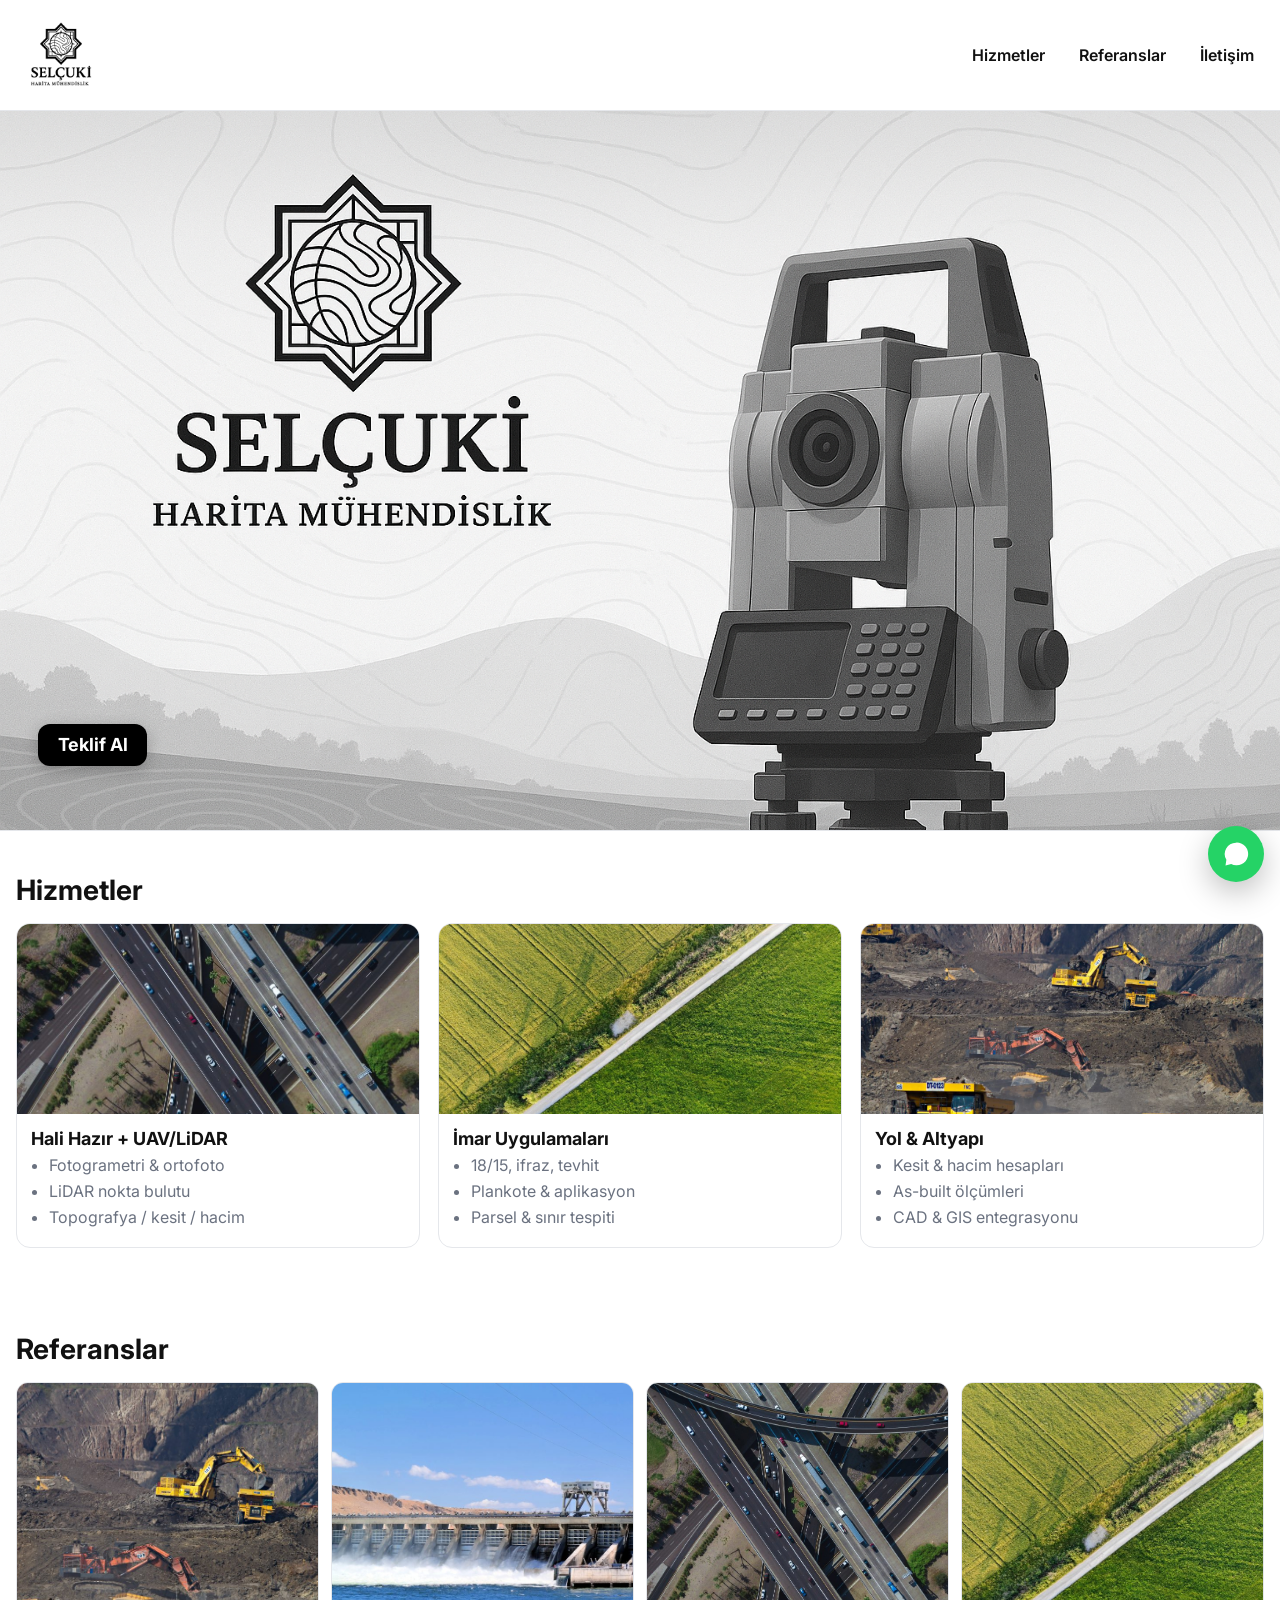
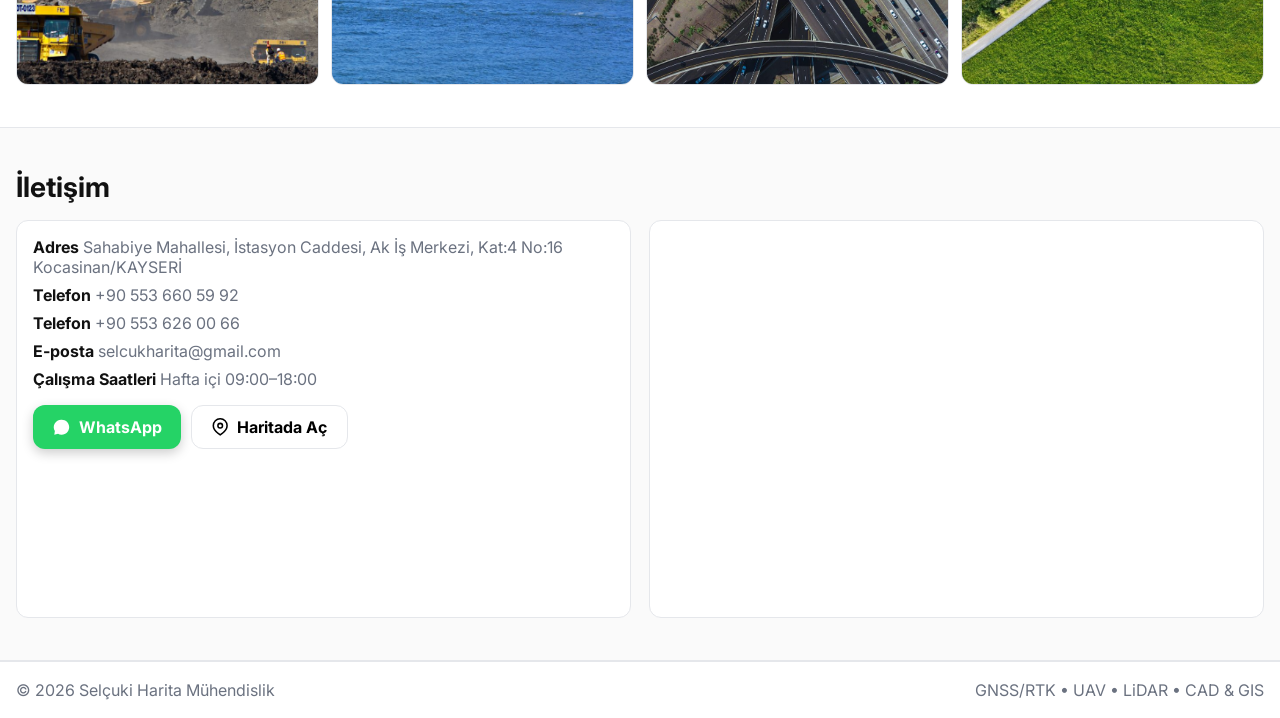
<file: index.html>
<!DOCTYPE html>
<html lang="tr">
<head>
<meta charset="utf-8">
<meta name="viewport" content="width=device-width, initial-scale=1">
<title>Selçuki Harita Mühendislik</title>

<link rel="preconnect" href="https://fonts.googleapis.com">
<link rel="preconnect" href="https://fonts.gstatic.com" crossorigin>
<link href="https://fonts.googleapis.com/css2?family=Inter:wght@400;600;800&display=swap" rel="stylesheet">

<style>
:root {
  --bg:#fff;
  --ink:#111;
  --muted:#6b7280;
  --line:#e5e7eb;
  --accent:#000;
  --wa:#25D366;
  --gap:18px;
}
*{box-sizing:border-box;}
html{scroll-behavior:smooth;}
body{
  margin:0;
  background:var(--bg);
  color:var(--ink);
  font-family:'Inter',system-ui,-apple-system,Segoe UI,Roboto,Arial,sans-serif;
}
a{text-decoration:none;color:inherit}
img{max-width:100%;display:block}

/* HEADER */
.header{
  position:sticky;top:0;z-index:50;
  background:#fff;border-bottom:1px solid var(--line);
}
.nav{
  display:flex;align-items:center;justify-content:space-between;
  padding:10px 16px;gap:16px;
}
.brand img{height:90px;width:auto;}
.menu{display:flex;gap:14px;}
.menu a{padding:8px 10px;border-radius:8px;font-weight:600;}
.menu a:hover{background:var(--line);}
@media(max-width:700px){
  .brand img{height:70px;}
  .menu{gap:8px;font-size:14px;}
}

/* HERO (relative hizalı sol alt butonlu) */
.hero {
  position: relative;
  width: 100%;
  aspect-ratio: 16/9;
  display: flex;
  flex-direction: column;
  justify-content: flex-end;      /* içerik alt hizalı */
  align-items: flex-start;        /* sola hizalı */
  overflow: hidden;
  border-bottom: 1px solid var(--line);
  background: #fff;
  padding: 0 3% 5% 3%;           /* sol ve alt boşluk */
}
.hero img.bg {
  position: absolute;
  inset: 0;
  width: 100%;
  height: 100%;
  object-fit: cover;
  object-position: center top;
  z-index: 0;
}
.hero .inner {
  position: relative;
  z-index: 1;
  width: 100%;
  color: #111;
  text-align: left;
}
.hero .inner h1 {
  margin: 0;
  font-size: clamp(22px, 5vw, 44px);
  font-weight: 800;
}
.hero .inner p {
  max-width: 600px;
  margin: 10px 0 30px 0;
  font-size: clamp(14px, 2.5vw, 18px);
}
/* Buton section’a göre relative */
.btn-wrap {
  display: flex;
  justify-content: flex-start;
}
.hero-btn {
  background: var(--accent);
  color: #fff;
  border-radius: 12px;
  font-weight: 700;
  box-shadow: 0 4px 16px rgba(0,0,0,.25);
  transition: .2s;
  padding: clamp(8px, 2vw, 14px) clamp(12px, 3vw, 20px);
  font-size: clamp(12px, 2.2vw, 18px);
}
.hero-btn:hover { opacity: .9; }

@media (max-width:768px) {
  .hero { aspect-ratio: 4/3; padding-bottom: 8%; }
}

/* SECTION BASE */
section{padding:42px 16px;}
h2{margin:0 0 16px;font-size:clamp(20px,4vw,28px);}
.grid{display:flex;flex-wrap:wrap;gap:var(--gap);}
.grid>.col{flex:1 1 calc(33.333% - var(--gap));min-width:280px;}
@media(max-width:980px){.grid>.col{flex-basis:calc(50% - var(--gap));}}
@media(max-width:620px){.grid>.col{flex-basis:100%;}}

/* CARD */
.card{border:1px solid var(--line);border-radius:14px;background:#fff;display:flex;flex-direction:column;overflow:hidden;}
.card .media{height:190px;overflow:hidden;}
.card .media img{width:100%;height:100%;object-fit:cover;}
.card .body{padding:14px;}
.card h3{margin:0 0 6px;font-size:18px;}
ul.b{margin:0;padding-left:18px;}
.b li{margin:6px 0;color:var(--muted);}

/* GALLERY */
.gallery{display:flex;flex-wrap:wrap;gap:12px;justify-content:center;}
.gallery .sq{flex:1 1 calc(20% - 12px);min-width:160px;aspect-ratio:1/1;border:1px solid var(--line);border-radius:12px;overflow:hidden;}
.gallery .sq img{width:100%;height:100%;object-fit:cover;}
@media(max-width:900px){.gallery .sq{flex:1 1 calc(33.333% - 12px);}}
@media(max-width:600px){.gallery .sq{flex:1 1 calc(50% - 12px);}}

/* CONTACT */
.contact{background:#fafafa;border-top:1px solid var(--line);border-bottom:1px solid var(--line);}
.wrap{display:flex;flex-wrap:wrap;gap:var(--gap);}
.box{flex:1 1 420px;border:1px solid var(--line);border-radius:12px;background:#fff;padding:16px;}
.meta{display:grid;gap:8px;color:var(--muted);}
.meta b{color:var(--ink);}
iframe{width:100%;height:360px;border:0;border-radius:12px;}

/* FOOTER & WA */
footer{padding:18px 16px;color:var(--muted);border-top:1px solid var(--line);display:flex;justify-content:space-between;flex-wrap:wrap;gap:10px;}
.wa{position:fixed;right:16px;bottom:18px;height:56px;width:56px;border-radius:50%;background:var(--wa);display:grid;place-items:center;color:#fff;box-shadow:0 10px 30px rgba(0,0,0,.25);z-index:60;}
.wa svg{width:28px;height:28px;fill:#fff;}

.btn {
  display: inline-flex;
  align-items: center;
  gap: .5rem;
  font-weight: 700;
  border-radius: 12px;
  padding: .75rem 1.2rem;
  line-height: 1;
  transition: .2s ease;
  text-decoration: none;
}
/* WhatsApp butonu */
.btn--wa {
  background-color: #25D366;   /* WhatsApp yeşili */
  color: #fff;
  box-shadow: 0 4px 12px rgba(0,0,0,.2);
}
.btn--wa:hover { background-color: #1ebe5b; }

/* Haritada Aç butonu */
.btn--map {
  background: #fff;
  color: #000;
  border: 1px solid var(--line);
}
.btn--map:hover { background: #f5f5f5; }

/* İkonlar */
.btn svg {
  width: 1.15em;
  height: 1.15em;
  flex: 0 0 auto;
  display: block;
}

</style>
</head>
<body>

<header class="header">
  <div class="nav">
    <div class="brand"><img src="logo.png" alt="Selçuki Logo"></div>
    <nav class="menu" aria-label="Menü">
      <a href="#hizmetler">Hizmetler</a>
      <a href="#referanslar">Referanslar</a>
      <a href="#iletisim">İletişim</a>
    </nav>
  </div>
</header>

<section class="hero" id="home">
  <img class="bg" src="selcuki-hero.jpg" alt="Selçuki Harita Mühendislik">
  <div class="inner">
    <div class="btn-wrap">
      <a class="btn hero-btn" id="btnTeklif" href="#">Teklif Al</a>
    </div>
  </div>
</section>

<section id="hizmetler">
  <h2>Hizmetler</h2>
  <div class="grid">
    <div class="col"><article class="card"><div class="media"><img src="jared-murray-NSuufgf-BME-unsplash-819x1024.jpg" alt=""></div><div class="body"><h3>Hali Hazır + UAV/LiDAR</h3><ul class="b"><li>Fotogrametri & ortofoto</li><li>LiDAR nokta bulutu</li><li>Topografya / kesit / hacim</li></ul></div></article></div>
    <div class="col"><article class="card"><div class="media"><img src="julian-ebert-zSflp4Mq_l0-unsplash-1024x767.jpg" alt=""></div><div class="body"><h3>İmar Uygulamaları</h3><ul class="b"><li>18/15, ifraz, tevhit</li><li>Plankote & aplikasyon</li><li>Parsel & sınır tespiti</li></ul></div></article></div>
    <div class="col"><article class="card"><div class="media"><img src="dominik-vanyi-Mk2ls9UBO2E-unsplash-1024x683.jpg" alt=""></div><div class="body"><h3>Yol & Altyapı</h3><ul class="b"><li>Kesit & hacim hesapları</li><li>As-built ölçümleri</li><li>CAD & GIS entegrasyonu</li></ul></div></article></div>
  </div>
</section>

<section id="referanslar">
  <h2>Referanslar</h2>
  <div class="gallery">
    <div class="sq"><img src="dominik-vanyi-Mk2ls9UBO2E-unsplash-1024x683.jpg" alt=""></div>
    <div class="sq"><img src="dam-gdc3e57acd_1920-1024x683.jpg" alt=""></div>
    <div class="sq"><img src="jared-murray-NSuufgf-BME-unsplash-819x1024.jpg" alt=""></div>
    <div class="sq"><img src="julian-ebert-zSflp4Mq_l0-unsplash-1024x767.jpg" alt=""></div>
  </div>
</section>

<section id="iletisim" class="contact">
  <h2>İletişim</h2>
  <div class="wrap">
    <div class="box">
      <div class="meta">
        <div><b>Adres</b> Sahabiye Mahallesi, İstasyon Caddesi, Ak İş Merkezi, Kat:4 No:16 Kocasinan/KAYSERİ</div>
        <div><b>Telefon</b> <a id="tel" href="tel:+905536605992">+90 553 660 59 92</a></div>
		<div><b>Telefon</b> <a id="tel">+90 553 626 00 66</a></div>
        <div><b>E-posta</b> <a id="mail" href="selcukharita@gmail.com">selcukharita@gmail.com</a></div>
        <div><b>Çalışma Saatleri</b> Hafta içi 09:00–18:00</div>
        <div style="margin-top:8px;display:flex;gap:10px;flex-wrap:wrap">
			<a class="btn btn--wa" id="btnWa" href="#">
			  <!-- WhatsApp ikonu -->
			  <svg viewBox="0 0 32 32" aria-hidden="true">
				<path fill="currentColor" d="M19.1 17.6c-.3-.1-1-.4-1.1-.4s-.2-.1-.3.1-.3.4-.4.5c-.1.1-.2.1-.3 0-.1-.1-.6-.2-1.1-.6-.4-.3-.8-.9-.9-1-.1-.1 0-.2.1-.3.1-.1.3-.3.3-.4.1-.1 0-.2 0-.3s-.3-1-.5-1.4c-.1-.4-.2-.3-.3-.3h-.3c-.1 0-.3.1-.4.2-.1.1-.5.5-.5 1.2s.5 1.4.6 1.5c.1.2 1.1 1.8 2.6 2.4 1.6.6 1.6.4 1.9.4.3 0 1-.4 1.1-.8.1-.4.1-.7.1-.8 0-.1-.1-.1-.3-.2zM16 3a13 13 0 0 0-11 19.7L4 29l6.5-1.7A13 13 0 1 0 16 3z"/>
			  </svg>
			  <span>WhatsApp</span>
			</a>
			<a class="btn btn--map" id="btnMap" href="#">
			  <!-- Harita ikonu -->
			  <svg viewBox="0 0 24 24" fill="none" stroke="currentColor"
				   stroke-width="2" stroke-linecap="round" stroke-linejoin="round" aria-hidden="true">
				<path d="M21 10c0 6-9 12-9 12S3 16 3 10a9 9 0 1 1 18 0z"></path>
				<circle cx="12" cy="10" r="3"></circle>
			  </svg>
			  <span>Haritada Aç</span>
			</a>
        </div>
      </div>
    </div>
    <div class="box">
      <iframe loading="lazy" src="https://www.google.com/maps?q=Sel%C3%A7uki%20Harita%20M%C3%BChendislik%20Konya&output=embed" referrerpolicy="no-referrer-when-downgrade"></iframe>
    </div>
  </div>
</section>

<footer>
  <span>© <span id="y"></span> Selçuki Harita Mühendislik</span>
  <span class="muted">GNSS/RTK • UAV • LiDAR • CAD & GIS</span>
</footer>

<a class="wa" id="waFab" href="#" aria-label="WhatsApp">
  <svg viewBox="0 0 32 32"><path d="M19.1 17.6c-.3-.1-1-.4-1.1-.4s-.2-.1-.3.1-.3.4-.4.5c-.1.1-.2.1-.3 0-.1-.1-.6-.2-1.1-.6-.4-.3-.8-.9-.9-1-.1-.1 0-.2.1-.3.1-.1.3-.3.3-.4.1-.1 0-.2 0-.3s-.3-1-.5-1.4c-.1-.4-.2-.3-.3-.3h-.3c-.1 0-.3.1-.4.2-.1.1-.5.5-.5 1.2s.5 1.4.6 1.5c.1.2 1.1 1.8 2.6 2.4 1.6.6 1.6.4 1.9.4.3 0 1-.4 1.1-.8.1-.4.1-.7.1-.8 0-.1-.1-.1-.3-.2zM16 3a13 13 0 0 0-11 19.7L4 29l6.5-1.7A13 13 0 1 0 16 3z"/></svg>
</a>

<script>
const COMPANY={phone:"+905536605992",lat:38.72467,lng:35.48616};
document.getElementById('y').textContent=new Date().getFullYear();

function openWa(){
  const base=/Android|iPhone|iPad/i.test(navigator.userAgent)?'https://api.whatsapp.com/send':'https://web.whatsapp.com/send';
  window.open(`${base}?phone=${COMPANY.phone.replace(/[^0-9]/g,'')}`,'_blank','noopener');
}
document.getElementById('waFab').onclick=e=>{e.preventDefault();openWa()};
document.getElementById('btnWa').onclick=e=>{e.preventDefault();openWa()};
document.getElementById('btnTeklif').onclick=e=>{e.preventDefault();openWa()};
document.getElementById('btnMap').onclick=e=>{
  e.preventDefault();
  const url=/Android/i.test(navigator.userAgent)
    ? `geo:${COMPANY.lat},${COMPANY.lng}?q=${COMPANY.lat},${COMPANY.lng}(Selçuki Harita)`
    : `https://www.google.com/maps/search/?api=1&query=${COMPANY.lat},${COMPANY.lng}`;
  window.open(url,'_blank','noopener');
};
</script>
</body>
</html>
</file>
